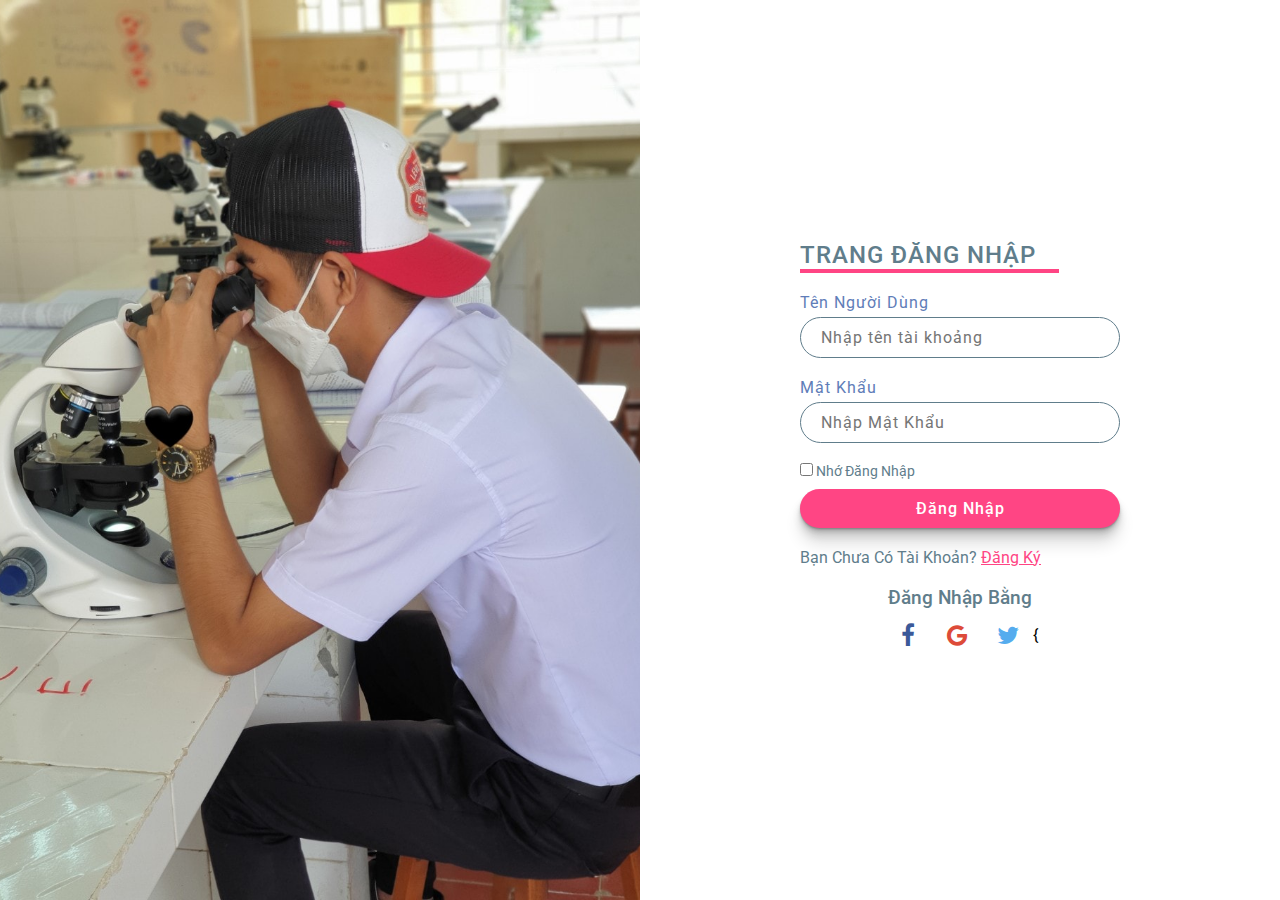
<file: index.html>
<!DOCTYPE html>
 <html lang="en">
 <head>
     <meta charset="UTF-8">
     <meta name="viewport" content="width=device-width, initial-scale=1.0">
     <title>Sơn Lý Hồng Đức - Login</title>
     <link rel="shortcut icon" href="./logo1.png">
     <link rel="stylesheet" href="style.css">
     <link rel="preconnect" href="https://fonts.gstatic.com">
     <link href="https://fonts.googleapis.com/css2?family=Roboto:wght@400;500&display=swap" rel="stylesheet">
     <link rel="stylesheet" href="https://stackpath.bootstrapcdn.com/font-awesome/4.7.0/css/font-awesome.min.css">
</head>
<body>
</body>
</html>
<section>
     <div class="img-bg">
         <img src="logo1.jpg" alt="hình ảnh">
     </div>
     <div class="noi-dung">
         <div class="form">
             <h2>Trang Đăng Nhập 
            <i data-visualcompletion="css-img" aria-label="Tài khoản đã xác minh" class="" role="img" style="background-image: url(&quot;https://static.xx.fbcdn.net/rsrc.php/v3/yG/r/4rwIr6rN9G_.png&quot;); background-position: -154px -118px; background-size: 190px 190px; width: 16px; height: 16px; background-repeat: no-repeat; display: inline-block;"></i></h2>
             <form action="">
                 <div class="input-form">
                     <span>Tên Người Dùng</span>
                     <input type="text" placeholder="Nhập tên tài khoảng" name="Username" required>
                 </div>
                 <div class="input-form">
                     <span>Mật Khẩu</span>
                     <input type="password" placeholder="Nhập Mật Khẩu" name="psw-repeat" required>
                 </div>
                 <div class="nho-dang-nhap">
                     <label><input type="checkbox" name=""> Nhớ Đăng Nhập</label>
                 </div>
                 <div class="input-form">
                     <input type="submit" value="Đăng Nhập">
                 </div>
                 <div class="input-form">
                     <p>Bạn Chưa Có Tài Khoản? <a href="dangky2.html">Đăng Ký</a></p>
                 </div>
             </form>
             <h3>Đăng Nhập Bằng</h3>
             <ul class="icon-dang-nhap">
                 <li><i class="fa fa-facebook" aria-hidden="true"></i></li>
                 <li><i class="fa fa-google" aria-hidden="true"></i></li>
                 <li><i class="fa fa-twitter" aria-hidden="true"></i></li>
                 {
                    
          
             </ul>
         </div>
     </div>
 </section>
</file>
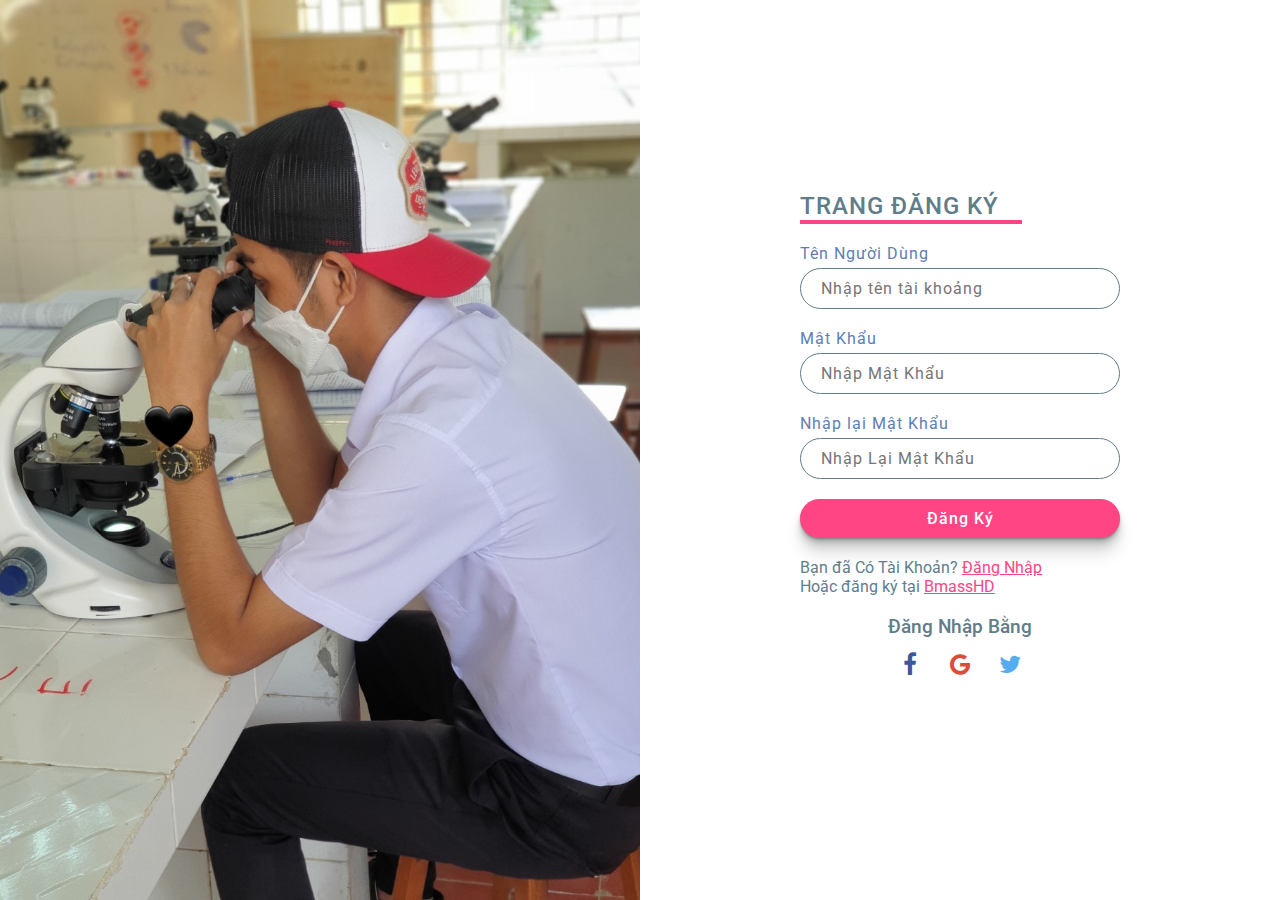
<file: dangky2.html>
<!DOCTYPE html>
 <html lang="en">
 <head>
     <meta charset="UTF-8">
     <meta name="viewport" content="width=device-width, initial-scale=1.0">
     <title>Sơn Lý Hồng Đức - Sign up</title>
     <link rel="shortcut icon" href="./logo1.png">
     <link rel="stylesheet" href="style.css">
     <link rel="preconnect" href="https://fonts.gstatic.com">
     <link href="https://fonts.googleapis.com/css2?family=Roboto:wght@400;500&display=swap" rel="stylesheet">
     <link rel="stylesheet" href="https://stackpath.bootstrapcdn.com/font-awesome/4.7.0/css/font-awesome.min.css">
</head>
<body>
</body>
</html>
<section>
     <div class="img-bg">
         <img src="logo1.jpg" alt="hình ảnh">
     </div>
     <div class="noi-dung">
         <div class="form">
             <h2>Trang Đăng Ký
            <i data-visualcompletion="css-img" aria-label="Tài khoản đã xác minh" class="" role="img" style="background-image: url(&quot;https://static.xx.fbcdn.net/rsrc.php/v3/yG/r/4rwIr6rN9G_.png&quot;); background-position: -154px -118px; background-size: 190px 190px; width: 16px; height: 16px; background-repeat: no-repeat; display: inline-block;"></i></h2>
             <form action="">
                 <div class="input-form">
                     <span>Tên Người Dùng</span>
                     <input type="text" placeholder="Nhập tên tài khoảng" name="Username" required>
                 </div>
                 <div class="input-form">
                     <span>Mật Khẩu</span>
                     <input type="password" placeholder="Nhập Mật Khẩu" name="psw-repeat" required>
                </div>
                <div class="input-form">
                     <span>Nhập lại Mật Khẩu</span>
                     <input type="password" placeholder="Nhập Lại Mật Khẩu" name="psw-repeat" required>
                 </div>
                 <div class="input-form">
                     <input type="submit" value="Đăng Ký">
                 </div>
                 <div class="input-form">
                    <p>Bạn đã Có Tài Khoản? <a href="index.html"> Đăng Nhập</a></p>
                    <div class="input-form">
                    <p>Hoặc đăng ký tại <a href="https://bmasshd.info" target="_bank">BmassHD</a>
                 </div>
             </form>
             <h3>Đăng Nhập Bằng</h3>
             <ul class="icon-dang-nhap">
                 <li><i class="fa fa-facebook" aria-hidden="true"></i></li>
                 <li><i class="fa fa-google" aria-hidden="true"></i></li>
                 <li><i class="fa fa-twitter" aria-hidden="true"></i></li>
             </ul>
         </div>
     </div>
 </section>
</file>
<file: style.css>
*{
     margin:0;
     padding: 0;
     box-sizing: border-box;
     font-family: 'Roboto', sans-serif;
 }
section{
     position: relative;
     width: 100%;
     height: 100vh;
     display: flex;
 }
section .img-bg{
     position: relative;
     width: 50%;
     height: 100%;
 }
section .img-bg img{
     position: absolute;
     top: 0;
     left: 0;
     width: 100%;
     height: 100%;
     object-fit: cover;
 }
 section .noi-dung{
     display: flex;
     justify-content: center;
     align-items: center;
     width: 50%;
     height: 100%;
 }
section .noi-dung .form{
     width: 50%;
 }
section .noi-dung .form h2{
     color: #607d8b;
     font-weight: 500;
     font-size: 1.5em;
     text-transform: uppercase;
     margin-bottom: 20px;
     border-bottom: 4px solid #ff4584;
     display: inline-block;
     letter-spacing: 1px;
 }
 section .noi-dung .form .input-form{
     margin-bottom: 20px;
 }
section .noi-dung .form .input-form span{
     font-size: 16px;
     margin-bottom: 5px;
     display: inline-block;
     color: #607db8;
     letter-spacing: 1px;
      }
section .noi-dung .form .input-form input{
     width: 100%;
     padding: 10px 20px;
     outline: none;
     border: 1px solid #607d8b;
     font-size: 16px;
     letter-spacing: 1px;
     color: #607d8b;
     background: transparent;
     border-radius: 30px;
     }
 section .noi-dung .form .input-form input[type="submit"]{
     background: #ff4584;
     color: #fff;
     outline: none;
     border: none;
     font-weight: 500;
     cursor: pointer;
     box-shadow: 0 1px 1px rgba(0,0,0,0.12),
                0 2px 2px rgba(0,0,0,0.12),
                0 4px 4px rgba(0,0,0,0.12),
               0 8px 8px rgba(0,0,0,0.12),
               0 16px 16px rgba(0,0,0,0.12);
 }
section .noi-dung .form .input-form input[type="submit"]:hover{
     background: #f53677;
 }
 section .noi-dung .form .nho-dang-nhap{
     margin-bottom: 10px;
     color: #607d8b;
     font-size: 14px;
 }
 section .noi-dung .form .input-form p{
     color: #607d8b;
 }
section .noi-dung .form .input-form p a{
     color: #ff4584;
 }
 section .noi-dung .form h3{
     color: #607d8b;
     text-align: center;
     margin: 8px 0 1px;
     font-weight: 500;
 }
section .noi-dung .form .icon-dang-nhap{
     display: flex;
     justify-content: center;
     align-items: center;
 }
section .noi-dung .form .icon-dang-nhap li{
     list-style: none;
     cursor: pointer;
     width: 50px;
     height: 50px;
     display: flex;
     justify-content: center;
     align-items: center;
 }
 section .noi-dung .form .icon-dang-nhap li:nth-child(1){
     color: #3b5999;
 }
 section .noi-dung .form .icon-dang-nhap li:nth-child(2){
     color: #dd4b39;
 }
 section .noi-dung .form .icon-dang-nhap li:nth-child(3){
     color: #55acee;
 }
 section .noi-dung .form .icon-dang-nhap li i{
     font-size: 24px;
 }
 @media (max-width: 768px){
     section .img-bg{
         position: absolute;
         top: 0;
         left: 0;
         width: 100%;
         height: 100%;
     }
     section .noi-dung{
         display: flex;
         justify-content: center;
         align-items: center;
         width: 100%;
         height: 100%;
         z-index: 1;
     }
     section .noi-dung .form{
         width: 100%;
         padding: 40px;
         background: rgba(255 255 255 / 0.9);
         margin: 50px;
     }
     section .noi-dung .form h3{
         color: #607d8b;
         text-align: center;
         margin: 30px 0 10px;
         font-weight: 500;
     }
 }
</file>
